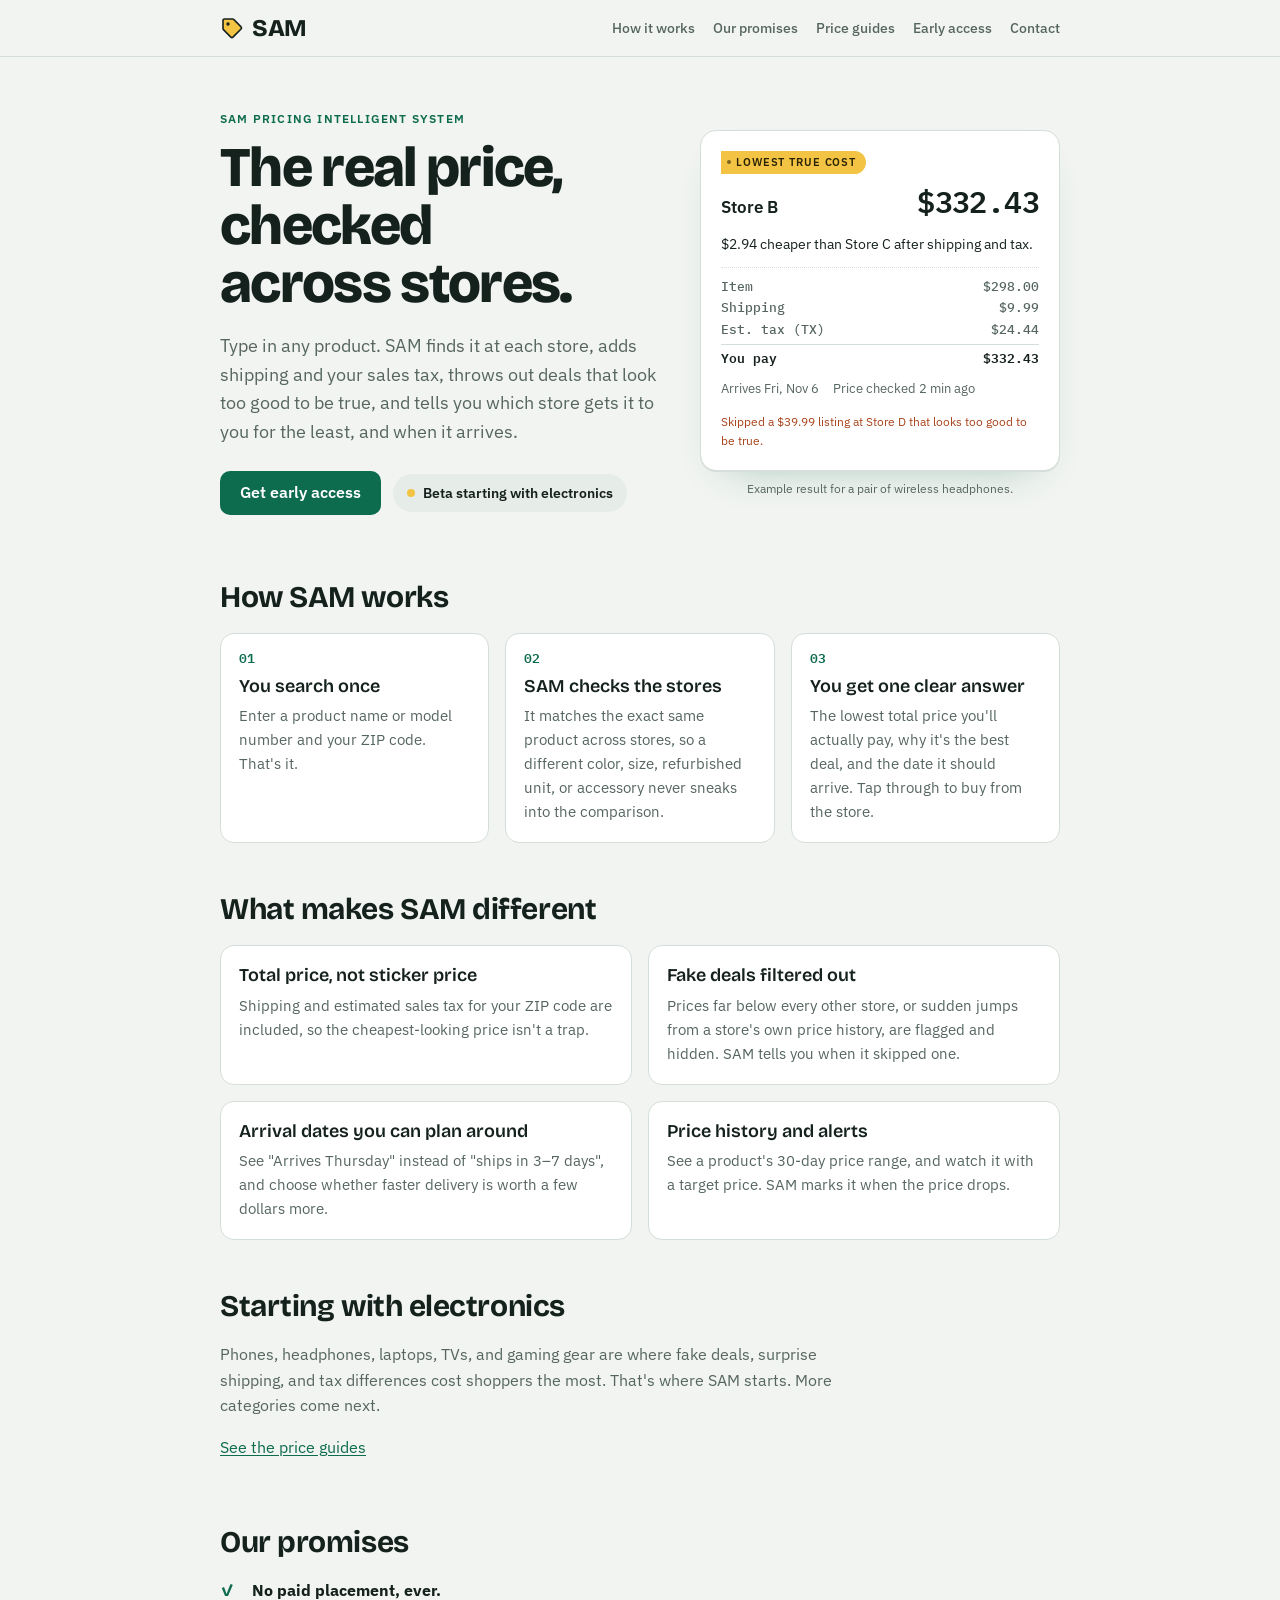
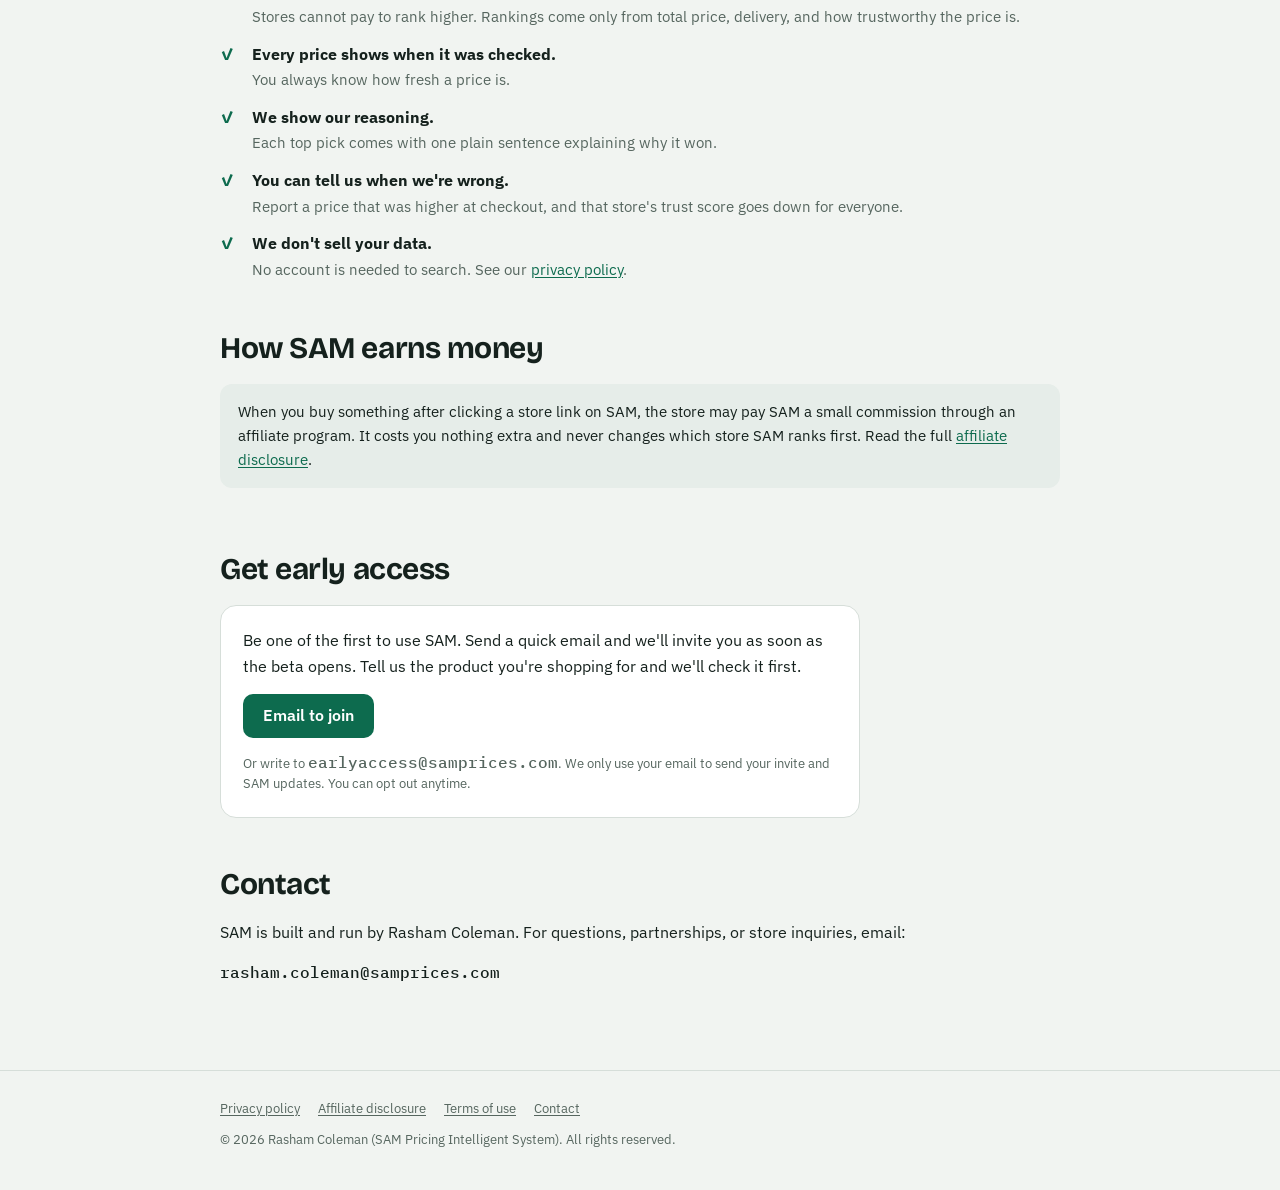
<file: index.html>
<!doctype html>
<html lang="en">
<head>
<meta charset="utf-8">
<meta name="viewport" content="width=device-width, initial-scale=1, viewport-fit=cover">
<title>SAM</title>
<meta name="claude:viewport-fit-sides" content="cover">
<meta name="description" content="SAM compares the real total price of a product across stores, including shipping and sales tax, filters out fake-looking deals, and shows when it will arrive.">
<link rel="preconnect" href="https://fonts.googleapis.com">
<link rel="stylesheet" href="https://fonts.googleapis.com/css2?family=Bricolage+Grotesque:opsz,wght@12..96,600;12..96,700;12..96,800&family=IBM+Plex+Sans:wght@400;500;600&family=IBM+Plex+Mono:wght@500;600&display=swap">
<link rel="stylesheet" href="style.css">
<!-- Privacy-friendly visitor counts (GoatCounter): no cookies, no personal data -->
<script data-goatcounter="https://samprices.goatcounter.com/count" async src="https://gc.zgo.at/count.js"></script>
</head>
<body>
<header class="site-head">
  <div class="wrap">
    <a class="logo" href="index.html" aria-label="SAM home">
      <svg width="24" height="24" viewBox="0 0 24 24" aria-hidden="true"><path d="M3 12.6V4.5A1.5 1.5 0 0 1 4.5 3h8.1a1.5 1.5 0 0 1 1.06.44l7.4 7.4a1.5 1.5 0 0 1 0 2.12l-8.1 8.1a1.5 1.5 0 0 1-2.12 0l-7.4-7.4A1.5 1.5 0 0 1 3 12.6Z" fill="var(--tag)" stroke="var(--ink)" stroke-width="1.6"/><circle cx="8" cy="8" r="1.7" fill="var(--ink)"/></svg>
      SAM
    </a>
    <nav class="nav" aria-label="Main">
      <a href="#how">How it works</a>
      <a href="#promises">Our promises</a>
      <a href="guides/index.html">Price guides</a>
      <a href="#early">Early access</a>
      <a href="#contact">Contact</a>
    </nav>
  </div>
</header>

<main class="wrap">
  <div class="hero">
    <div>
      <p class="eyebrow">SAM Pricing Intelligent System</p>
      <h1>The real price, checked across stores.</h1>
      <p class="lede">Type in any product. SAM finds it at each store, adds shipping and your sales tax, throws out deals that look too good to be true, and tells you which store gets it to you for the least, and when it arrives.</p>
      <div class="cta-row">
        <a class="btn" href="#early">Get early access</a>
        <span class="status">Beta starting with electronics</span>
      </div>
    </div>
    <div>
      <div class="receipt-card" aria-label="Example SAM result">
        <span class="tag">Lowest true cost</span>
        <div class="rc-top"><span class="rc-store">Store B</span><span class="rc-total">$332.43</span></div>
        <p class="rc-why">$2.94 cheaper than Store C after shipping and tax.</p>
        <div class="rc-lines">
          <div><span>Item</span><span>$298.00</span></div>
          <div><span>Shipping</span><span>$9.99</span></div>
          <div><span>Est. tax (TX)</span><span>$24.44</span></div>
          <div class="sum"><span>You pay</span><span>$332.43</span></div>
        </div>
        <div class="rc-meta"><span>Arrives Fri, Nov 6</span><span>Price checked 2 min ago</span></div>
        <span class="rc-skip">Skipped a $39.99 listing at Store D that looks too good to be true.</span>
      </div>
      <p class="caption">Example result for a pair of wireless headphones.</p>
    </div>
  </div>

  <section id="how">
    <h2>How SAM works</h2>
    <div class="grid3">
      <div class="item"><span class="step-n">01</span><h3>You search once</h3><p>Enter a product name or model number and your ZIP code. That's it.</p></div>
      <div class="item"><span class="step-n">02</span><h3>SAM checks the stores</h3><p>It matches the exact same product across stores, so a different color, size, refurbished unit, or accessory never sneaks into the comparison.</p></div>
      <div class="item"><span class="step-n">03</span><h3>You get one clear answer</h3><p>The lowest total price you'll actually pay, why it's the best deal, and the date it should arrive. Tap through to buy from the store.</p></div>
    </div>
  </section>

  <section>
    <h2>What makes SAM different</h2>
    <div class="grid2">
      <div class="item"><h3>Total price, not sticker price</h3><p>Shipping and estimated sales tax for your ZIP code are included, so the cheapest-looking price isn't a trap.</p></div>
      <div class="item"><h3>Fake deals filtered out</h3><p>Prices far below every other store, or sudden jumps from a store's own price history, are flagged and hidden. SAM tells you when it skipped one.</p></div>
      <div class="item"><h3>Arrival dates you can plan around</h3><p>See "Arrives Thursday" instead of "ships in 3–7 days", and choose whether faster delivery is worth a few dollars more.</p></div>
      <div class="item"><h3>Price history and alerts</h3><p>See a product's 30-day price range, and watch it with a target price. SAM marks it when the price drops.</p></div>
    </div>
  </section>

  <section id="focus">
    <h2>Starting with electronics</h2>
    <p class="section-lede">Phones, headphones, laptops, TVs, and gaming gear are where fake deals, surprise shipping, and tax differences cost shoppers the most. That's where SAM starts. More categories come next.</p>
    <p><a href="guides/index.html">See the price guides</a></p>
  </section>

  <section id="promises">
    <h2>Our promises</h2>
    <ul class="promise">
      <li><div><b>No paid placement, ever.</b><span>Stores cannot pay to rank higher. Rankings come only from total price, delivery, and how trustworthy the price is.</span></div></li>
      <li><div><b>Every price shows when it was checked.</b><span>You always know how fresh a price is.</span></div></li>
      <li><div><b>We show our reasoning.</b><span>Each top pick comes with one plain sentence explaining why it won.</span></div></li>
      <li><div><b>You can tell us when we're wrong.</b><span>Report a price that was higher at checkout, and that store's trust score goes down for everyone.</span></div></li>
      <li><div><b>We don't sell your data.</b><span>No account is needed to search. See our <a href="privacy.html">privacy policy</a>.</span></div></li>
    </ul>
  </section>

  <section>
    <h2>How SAM earns money</h2>
    <p class="note">When you buy something after clicking a store link on SAM, the store may pay SAM a small commission through an affiliate program. It costs you nothing extra and never changes which store SAM ranks first. Read the full <a href="disclosure.html">affiliate disclosure</a>.</p>
  </section>

  <section id="early">
    <h2>Get early access</h2>
    <div class="early">
      <p>Be one of the first to use SAM. Send a quick email and we'll invite you as soon as the beta opens. Tell us the product you're shopping for and we'll check it first.</p>
      <a class="btn" href="mailto:earlyaccess@samprices.com?subject=SAM%20early%20access&amp;body=Hi%20SAM%2C%20please%20add%20me%20to%20early%20access.%20I%27m%20shopping%20for%3A%20">Email to join</a>
      <p class="fine">Or write to <span class="contact">earlyaccess@samprices.com</span>. We only use your email to send your invite and SAM updates. You can opt out anytime.</p>
    </div>
  </section>

  <section id="contact">
    <h2>Contact</h2>
    <p>SAM is built and run by Rasham Coleman. For questions, partnerships, or store inquiries, email:</p>
    <p class="contact">rasham.coleman@samprices.com</p>
  </section>
</main>

<footer class="site-foot">
  <div class="wrap">
    <nav aria-label="Legal">
      <a href="privacy.html">Privacy policy</a>
      <a href="disclosure.html">Affiliate disclosure</a>
      <a href="terms.html">Terms of use</a>
      <a href="#contact">Contact</a>
    </nav>
    <span>© 2026 Rasham Coleman (SAM Pricing Intelligent System). All rights reserved.</span>
  </div>
</footer>
</body>
</html>
</file>
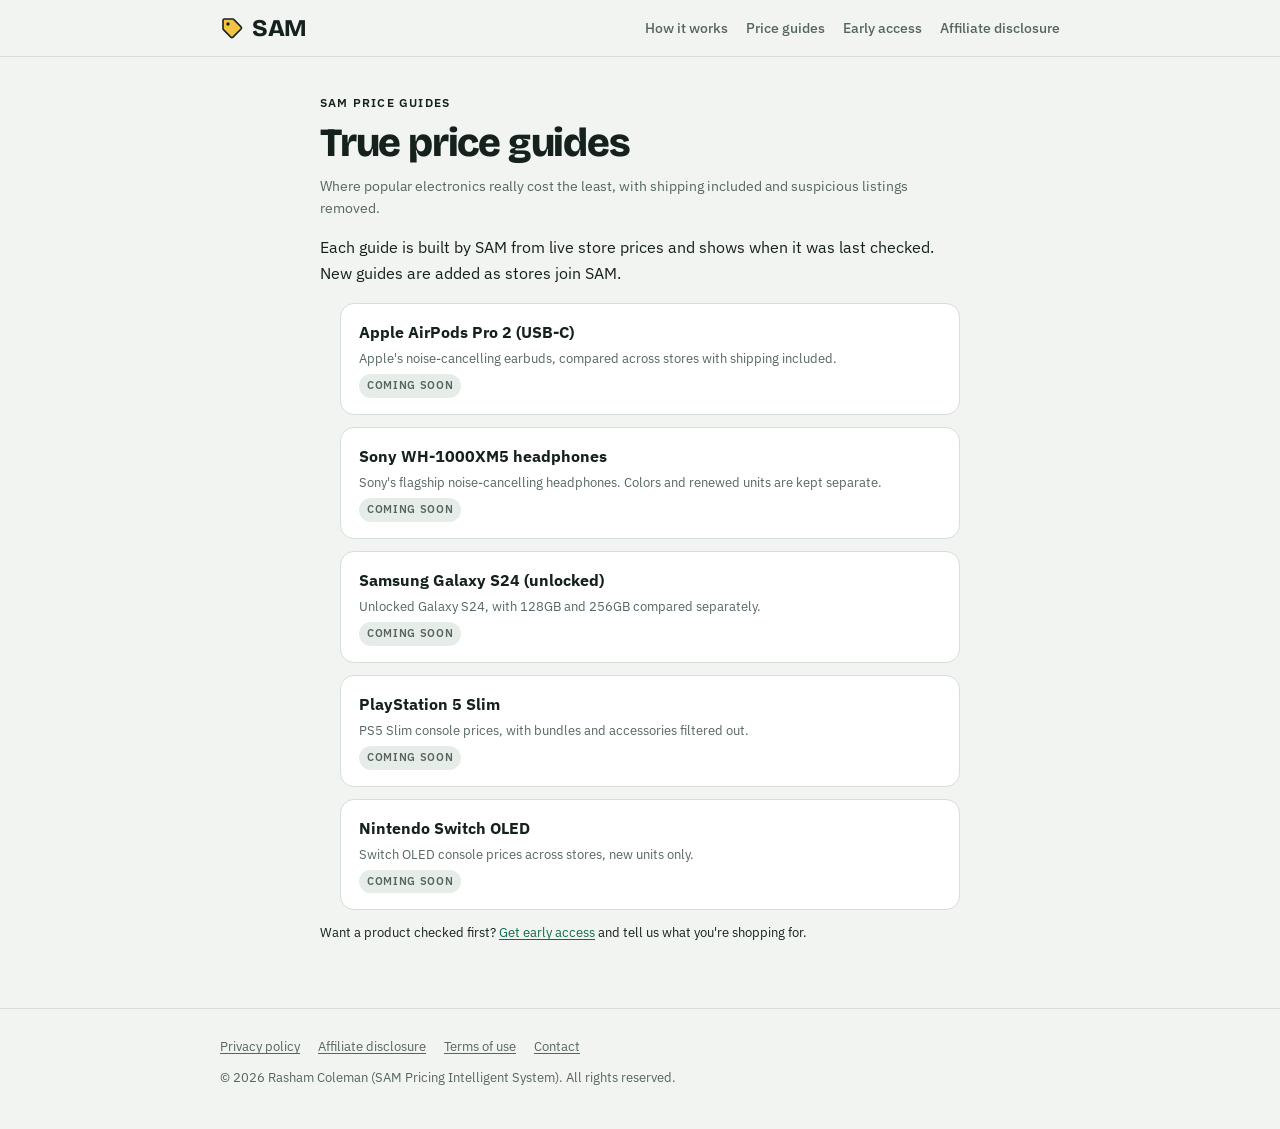
<file: guides/index.html>
<!doctype html>
<html lang="en">
<head>
<meta charset="utf-8">
<meta name="viewport" content="width=device-width, initial-scale=1, viewport-fit=cover">
<title>SAM Price Guides</title>
<meta name="description" content="True-price guides for popular electronics from SAM.">
<link rel="preconnect" href="https://fonts.googleapis.com">
<link rel="stylesheet" href="https://fonts.googleapis.com/css2?family=Bricolage+Grotesque:opsz,wght@12..96,600;12..96,700;12..96,800&family=IBM+Plex+Sans:wght@400;500;600&family=IBM+Plex+Mono:wght@500;600&display=swap">
<link rel="stylesheet" href="../style.css">
<!-- Privacy-friendly visitor counts (GoatCounter): no cookies, no personal data -->
<script data-goatcounter="https://samprices.goatcounter.com/count" async src="https://gc.zgo.at/count.js"></script>
</head>
<body>
<header class="site-head">
  <div class="wrap">
    <a class="logo" href="../index.html" aria-label="SAM home"><svg width="24" height="24" viewBox="0 0 24 24" aria-hidden="true"><path d="M3 12.6V4.5A1.5 1.5 0 0 1 4.5 3h8.1a1.5 1.5 0 0 1 1.06.44l7.4 7.4a1.5 1.5 0 0 1 0 2.12l-8.1 8.1a1.5 1.5 0 0 1-2.12 0l-7.4-7.4A1.5 1.5 0 0 1 3 12.6Z" fill="var(--tag)" stroke="var(--ink)" stroke-width="1.6"/><circle cx="8" cy="8" r="1.7" fill="var(--ink)"/></svg> SAM</a>
    <nav class="nav" aria-label="Main">
      <a href="../index.html#how">How it works</a>
      <a href="../guides/index.html">Price guides</a>
      <a href="../index.html#early">Early access</a>
      <a href="../disclosure.html">Affiliate disclosure</a>
    </nav>
  </div>
</header>
<main class="wrap doc">
  <p class="eyebrow">SAM price guides</p>
  <h1>True price guides</h1>
  <p class="updated">Where popular electronics really cost the least, with shipping included and suspicious listings removed.</p>
  <p>Each guide is built by SAM from live store prices and shows when it was last checked. New guides are added as stores join SAM.</p>
  <ul class="guide-list"><li><div><b>Apple AirPods Pro 2 (USB-C)</b><span class="g-meta">Apple&#x27;s noise-cancelling earbuds, compared across stores with shipping included.</span><span class="pill-soon">Coming soon</span></div></li><li><div><b>Sony WH-1000XM5 headphones</b><span class="g-meta">Sony&#x27;s flagship noise-cancelling headphones. Colors and renewed units are kept separate.</span><span class="pill-soon">Coming soon</span></div></li><li><div><b>Samsung Galaxy S24 (unlocked)</b><span class="g-meta">Unlocked Galaxy S24, with 128GB and 256GB compared separately.</span><span class="pill-soon">Coming soon</span></div></li><li><div><b>PlayStation 5 Slim</b><span class="g-meta">PS5 Slim console prices, with bundles and accessories filtered out.</span><span class="pill-soon">Coming soon</span></div></li><li><div><b>Nintendo Switch OLED</b><span class="g-meta">Switch OLED console prices across stores, new units only.</span><span class="pill-soon">Coming soon</span></div></li></ul>
  <p class="fine">Want a product checked first? <a href="../index.html#early">Get early access</a> and tell us what you're shopping for.</p>
</main>
<footer class="site-foot">
  <div class="wrap">
    <nav aria-label="Legal">
      <a href="../privacy.html">Privacy policy</a>
      <a href="../disclosure.html">Affiliate disclosure</a>
      <a href="../terms.html">Terms of use</a>
      <a href="../index.html#contact">Contact</a>
    </nav>
    <span>© 2026 Rasham Coleman (SAM Pricing Intelligent System). All rights reserved.</span>
  </div>
</footer>
</body>
</html>
</file>
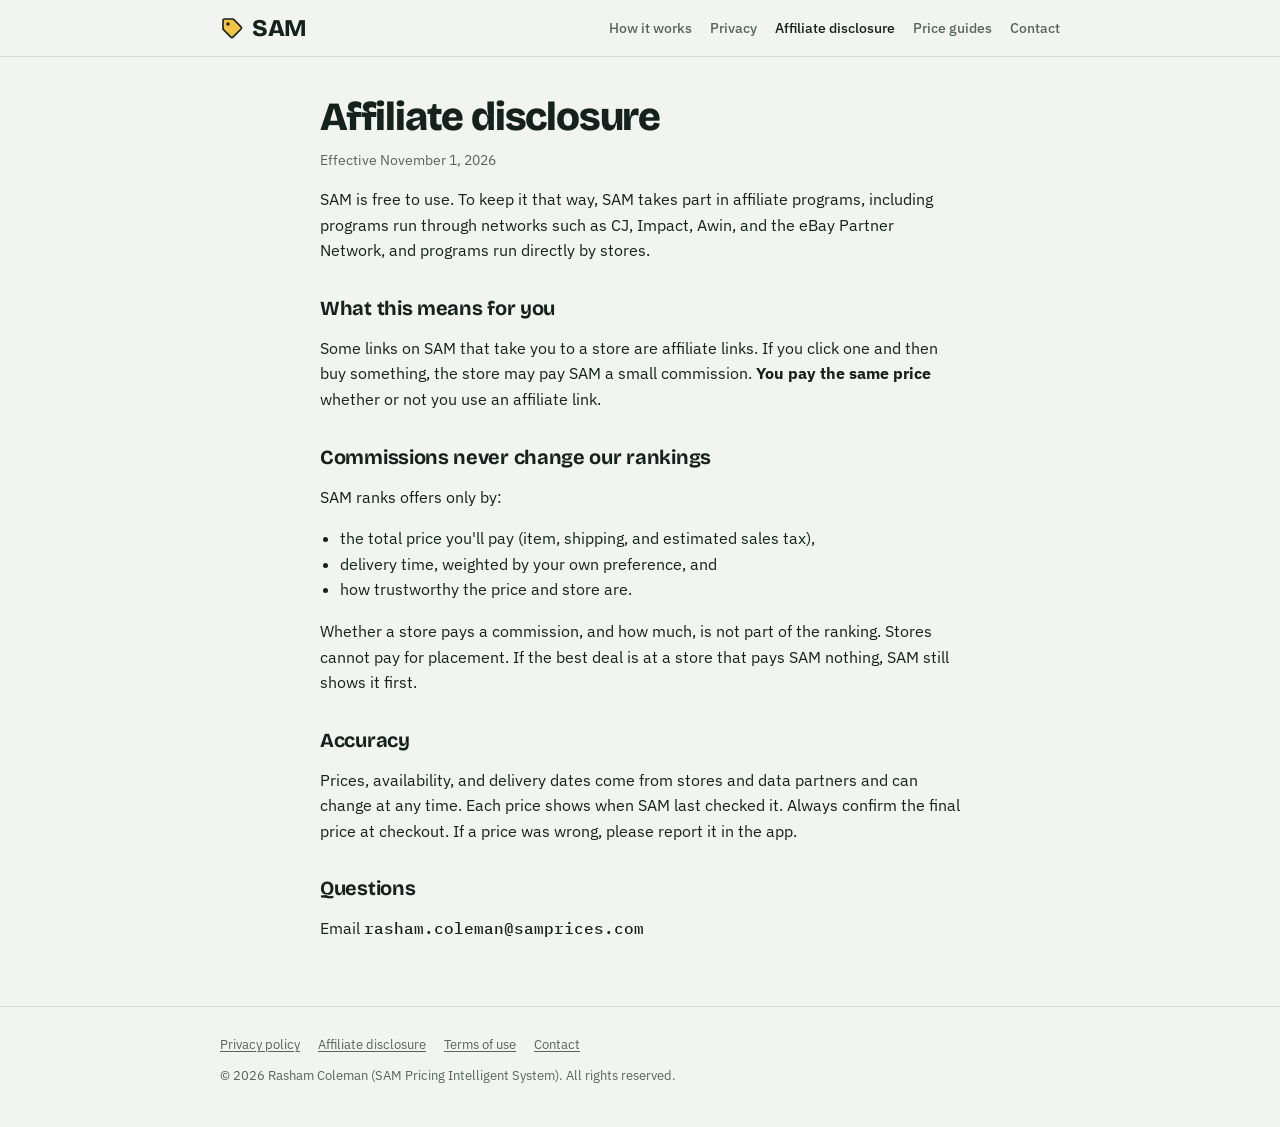
<file: disclosure.html>
<!doctype html>
<html lang="en">
<head>
<meta charset="utf-8">
<meta name="viewport" content="width=device-width, initial-scale=1, viewport-fit=cover">
<title>SAM Affiliate Disclosure</title>
<meta name="description" content="How SAM earns money from store links, and why it never affects rankings.">
<link rel="preconnect" href="https://fonts.googleapis.com">
<link rel="stylesheet" href="https://fonts.googleapis.com/css2?family=Bricolage+Grotesque:opsz,wght@12..96,600;12..96,700;12..96,800&family=IBM+Plex+Sans:wght@400;500;600&family=IBM+Plex+Mono:wght@500;600&display=swap">
<link rel="stylesheet" href="style.css">
<!-- Privacy-friendly visitor counts (GoatCounter): no cookies, no personal data -->
<script data-goatcounter="https://samprices.goatcounter.com/count" async src="https://gc.zgo.at/count.js"></script>
</head>
<body>
<header class="site-head">
  <div class="wrap">
    <a class="logo" href="index.html" aria-label="SAM home">
      <svg width="24" height="24" viewBox="0 0 24 24" aria-hidden="true"><path d="M3 12.6V4.5A1.5 1.5 0 0 1 4.5 3h8.1a1.5 1.5 0 0 1 1.06.44l7.4 7.4a1.5 1.5 0 0 1 0 2.12l-8.1 8.1a1.5 1.5 0 0 1-2.12 0l-7.4-7.4A1.5 1.5 0 0 1 3 12.6Z" fill="var(--tag)" stroke="var(--ink)" stroke-width="1.6"/><circle cx="8" cy="8" r="1.7" fill="var(--ink)"/></svg>
      SAM
    </a>
    <nav class="nav" aria-label="Main">
      <a href="index.html#how">How it works</a>
      <a href="privacy.html">Privacy</a>
      <a href="disclosure.html" aria-current="page">Affiliate disclosure</a>
      <a href="guides/index.html">Price guides</a>
      <a href="index.html#contact">Contact</a>
    </nav>
  </div>
</header>

<main class="wrap doc">
  <h1>Affiliate disclosure</h1>
  <p class="updated">Effective November 1, 2026</p>

  <p>SAM is free to use. To keep it that way, SAM takes part in affiliate programs, including programs run through networks such as CJ, Impact, Awin, and the eBay Partner Network, and programs run directly by stores.</p>

  <h2>What this means for you</h2>
  <p>Some links on SAM that take you to a store are affiliate links. If you click one and then buy something, the store may pay SAM a small commission. <b>You pay the same price</b> whether or not you use an affiliate link.</p>

  <h2>Commissions never change our rankings</h2>
  <p>SAM ranks offers only by:</p>
  <ul>
    <li>the total price you'll pay (item, shipping, and estimated sales tax),</li>
    <li>delivery time, weighted by your own preference, and</li>
    <li>how trustworthy the price and store are.</li>
  </ul>
  <p>Whether a store pays a commission, and how much, is not part of the ranking. Stores cannot pay for placement. If the best deal is at a store that pays SAM nothing, SAM still shows it first.</p>

  <h2>Accuracy</h2>
  <p>Prices, availability, and delivery dates come from stores and data partners and can change at any time. Each price shows when SAM last checked it. Always confirm the final price at checkout. If a price was wrong, please report it in the app.</p>

  <h2>Questions</h2>
  <p>Email <span class="contact">rasham.coleman@samprices.com</span></p>
</main>

<footer class="site-foot">
  <div class="wrap">
    <nav aria-label="Legal">
      <a href="privacy.html">Privacy policy</a>
      <a href="disclosure.html">Affiliate disclosure</a>
      <a href="terms.html">Terms of use</a>
      <a href="index.html#contact">Contact</a>
    </nav>
    <span>© 2026 Rasham Coleman (SAM Pricing Intelligent System). All rights reserved.</span>
  </div>
</footer>
</body>
</html>
</file>
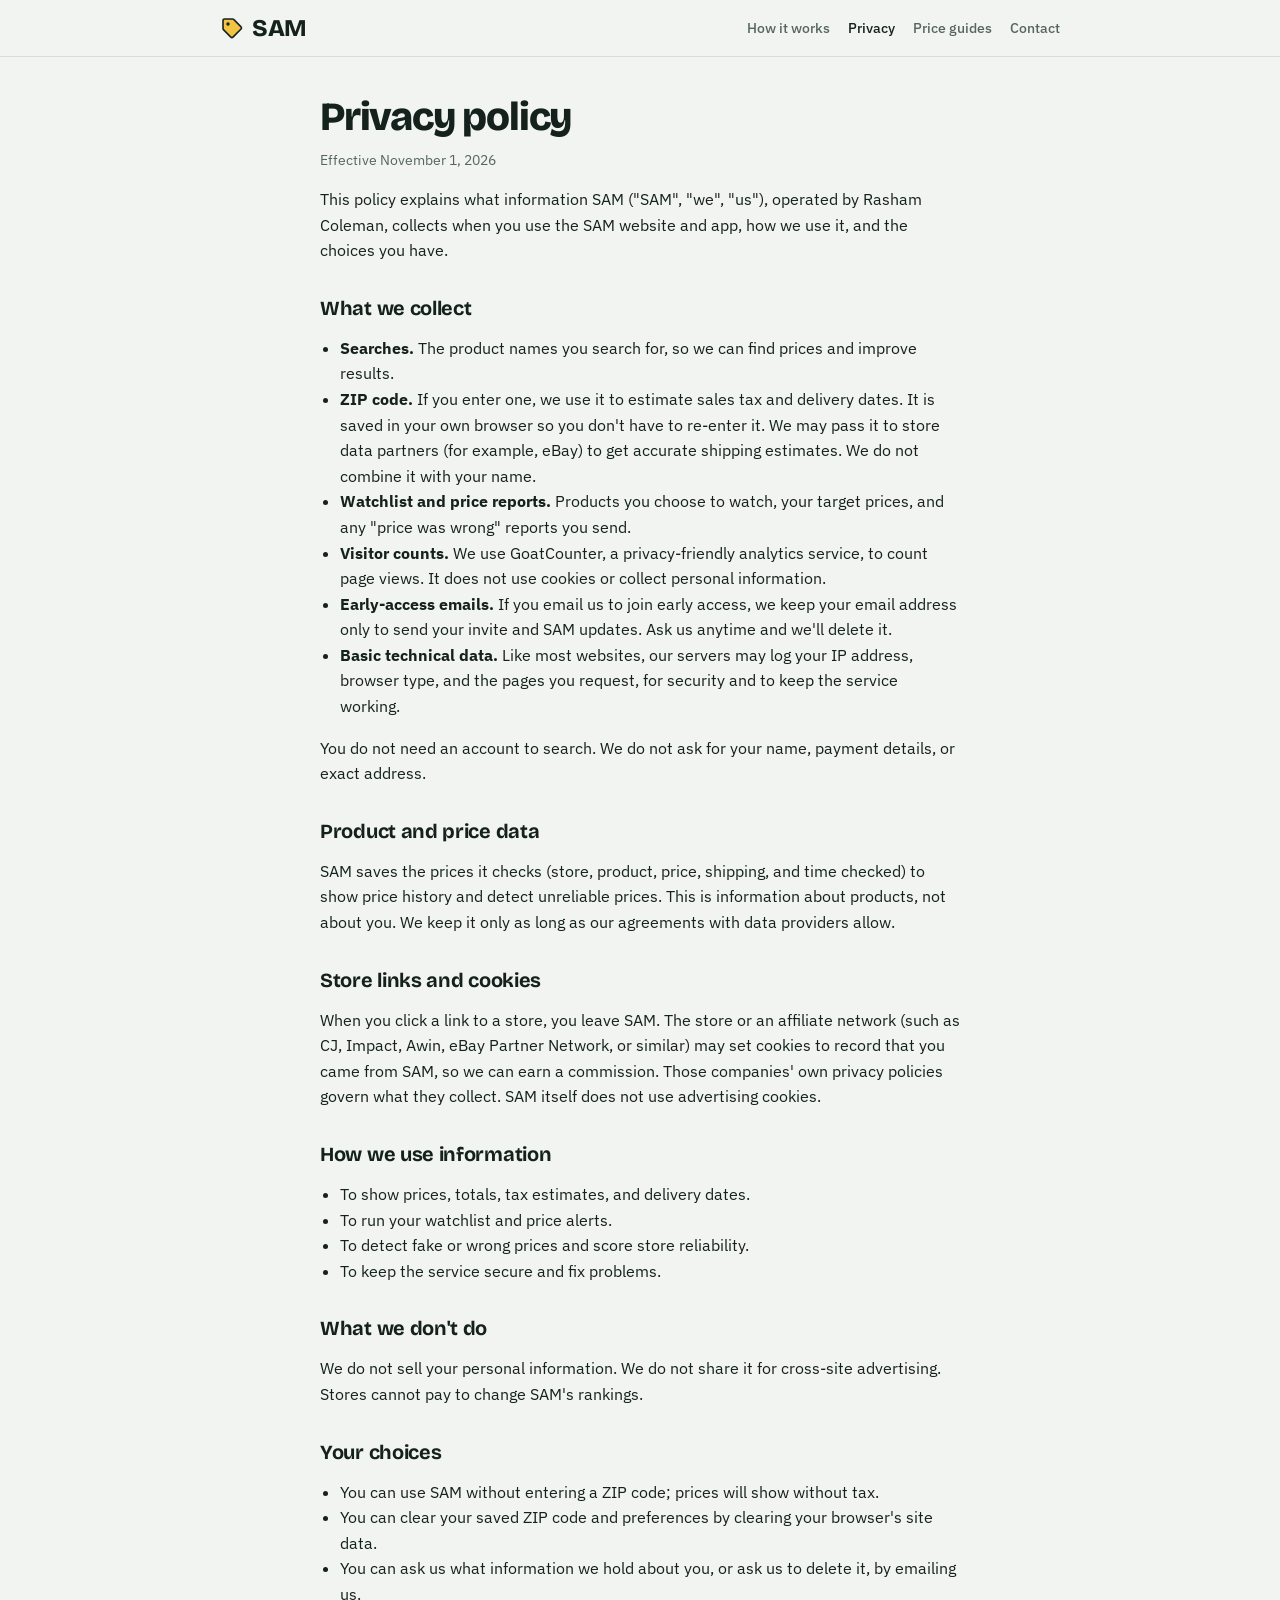
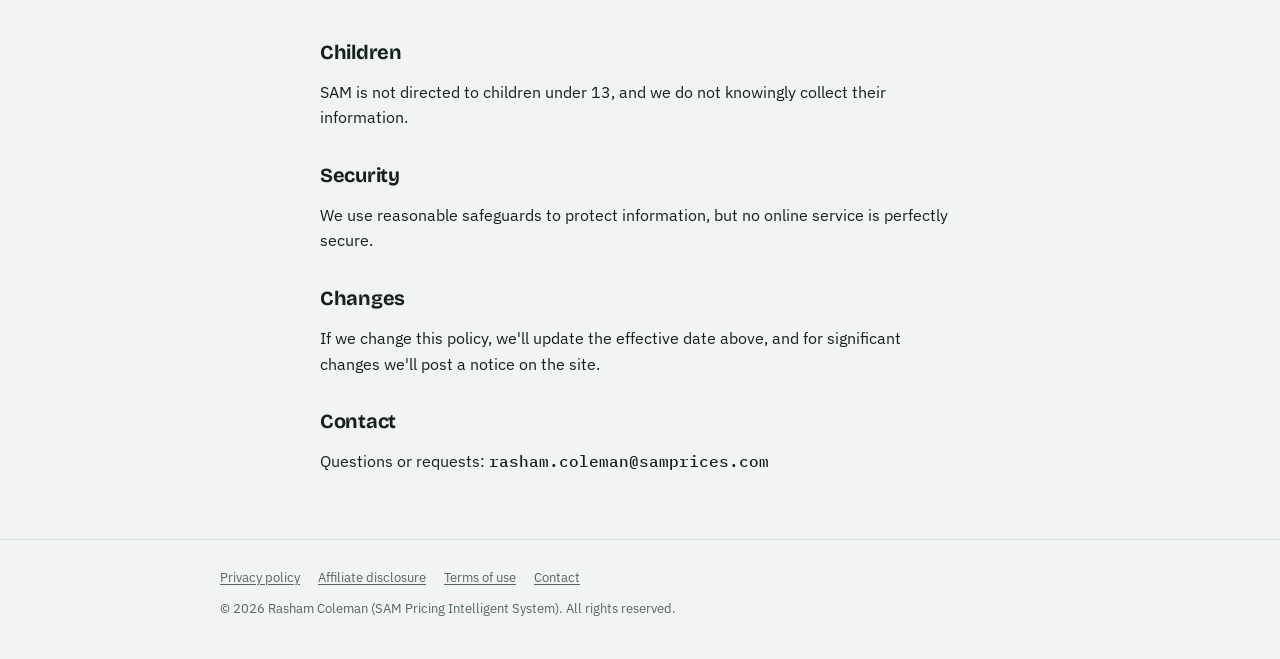
<file: privacy.html>
<!doctype html>
<html lang="en">
<head>
<meta charset="utf-8">
<meta name="viewport" content="width=device-width, initial-scale=1, viewport-fit=cover">
<title>SAM Privacy Policy</title>
<meta name="description" content="How SAM collects, uses, and protects information.">
<link rel="preconnect" href="https://fonts.googleapis.com">
<link rel="stylesheet" href="https://fonts.googleapis.com/css2?family=Bricolage+Grotesque:opsz,wght@12..96,600;12..96,700;12..96,800&family=IBM+Plex+Sans:wght@400;500;600&family=IBM+Plex+Mono:wght@500;600&display=swap">
<link rel="stylesheet" href="style.css">
<!-- Privacy-friendly visitor counts (GoatCounter): no cookies, no personal data -->
<script data-goatcounter="https://samprices.goatcounter.com/count" async src="https://gc.zgo.at/count.js"></script>
</head>
<body>
<header class="site-head">
  <div class="wrap">
    <a class="logo" href="index.html" aria-label="SAM home">
      <svg width="24" height="24" viewBox="0 0 24 24" aria-hidden="true"><path d="M3 12.6V4.5A1.5 1.5 0 0 1 4.5 3h8.1a1.5 1.5 0 0 1 1.06.44l7.4 7.4a1.5 1.5 0 0 1 0 2.12l-8.1 8.1a1.5 1.5 0 0 1-2.12 0l-7.4-7.4A1.5 1.5 0 0 1 3 12.6Z" fill="var(--tag)" stroke="var(--ink)" stroke-width="1.6"/><circle cx="8" cy="8" r="1.7" fill="var(--ink)"/></svg>
      SAM
    </a>
    <nav class="nav" aria-label="Main">
      <a href="index.html#how">How it works</a>
      <a href="privacy.html" aria-current="page">Privacy</a>
      <a href="guides/index.html">Price guides</a>
      <a href="index.html#contact">Contact</a>
    </nav>
  </div>
</header>

<main class="wrap doc">
  <h1>Privacy policy</h1>
  <p class="updated">Effective November 1, 2026</p>

  <p>This policy explains what information SAM ("SAM", "we", "us"), operated by Rasham Coleman, collects when you use the SAM website and app, how we use it, and the choices you have.</p>

  <h2>What we collect</h2>
  <ul>
    <li><b>Searches.</b> The product names you search for, so we can find prices and improve results.</li>
    <li><b>ZIP code.</b> If you enter one, we use it to estimate sales tax and delivery dates. It is saved in your own browser so you don't have to re-enter it. We may pass it to store data partners (for example, eBay) to get accurate shipping estimates. We do not combine it with your name.</li>
    <li><b>Watchlist and price reports.</b> Products you choose to watch, your target prices, and any "price was wrong" reports you send.</li>
    <li><b>Visitor counts.</b> We use GoatCounter, a privacy-friendly analytics service, to count page views. It does not use cookies or collect personal information.</li>
    <li><b>Early-access emails.</b> If you email us to join early access, we keep your email address only to send your invite and SAM updates. Ask us anytime and we'll delete it.</li>
    <li><b>Basic technical data.</b> Like most websites, our servers may log your IP address, browser type, and the pages you request, for security and to keep the service working.</li>
  </ul>
  <p>You do not need an account to search. We do not ask for your name, payment details, or exact address.</p>

  <h2>Product and price data</h2>
  <p>SAM saves the prices it checks (store, product, price, shipping, and time checked) to show price history and detect unreliable prices. This is information about products, not about you. We keep it only as long as our agreements with data providers allow.</p>

  <h2>Store links and cookies</h2>
  <p>When you click a link to a store, you leave SAM. The store or an affiliate network (such as CJ, Impact, Awin, eBay Partner Network, or similar) may set cookies to record that you came from SAM, so we can earn a commission. Those companies' own privacy policies govern what they collect. SAM itself does not use advertising cookies.</p>

  <h2>How we use information</h2>
  <ul>
    <li>To show prices, totals, tax estimates, and delivery dates.</li>
    <li>To run your watchlist and price alerts.</li>
    <li>To detect fake or wrong prices and score store reliability.</li>
    <li>To keep the service secure and fix problems.</li>
  </ul>

  <h2>What we don't do</h2>
  <p>We do not sell your personal information. We do not share it for cross-site advertising. Stores cannot pay to change SAM's rankings.</p>

  <h2>Your choices</h2>
  <ul>
    <li>You can use SAM without entering a ZIP code; prices will show without tax.</li>
    <li>You can clear your saved ZIP code and preferences by clearing your browser's site data.</li>
    <li>You can ask us what information we hold about you, or ask us to delete it, by emailing us.</li>
  </ul>

  <h2>Children</h2>
  <p>SAM is not directed to children under 13, and we do not knowingly collect their information.</p>

  <h2>Security</h2>
  <p>We use reasonable safeguards to protect information, but no online service is perfectly secure.</p>

  <h2>Changes</h2>
  <p>If we change this policy, we'll update the effective date above, and for significant changes we'll post a notice on the site.</p>

  <h2>Contact</h2>
  <p>Questions or requests: <span class="contact">rasham.coleman@samprices.com</span></p>
</main>

<footer class="site-foot">
  <div class="wrap">
    <nav aria-label="Legal">
      <a href="privacy.html">Privacy policy</a>
      <a href="disclosure.html">Affiliate disclosure</a>
      <a href="terms.html">Terms of use</a>
      <a href="index.html#contact">Contact</a>
    </nav>
    <span>© 2026 Rasham Coleman (SAM Pricing Intelligent System). All rights reserved.</span>
  </div>
</footer>
</body>
</html>
</file>
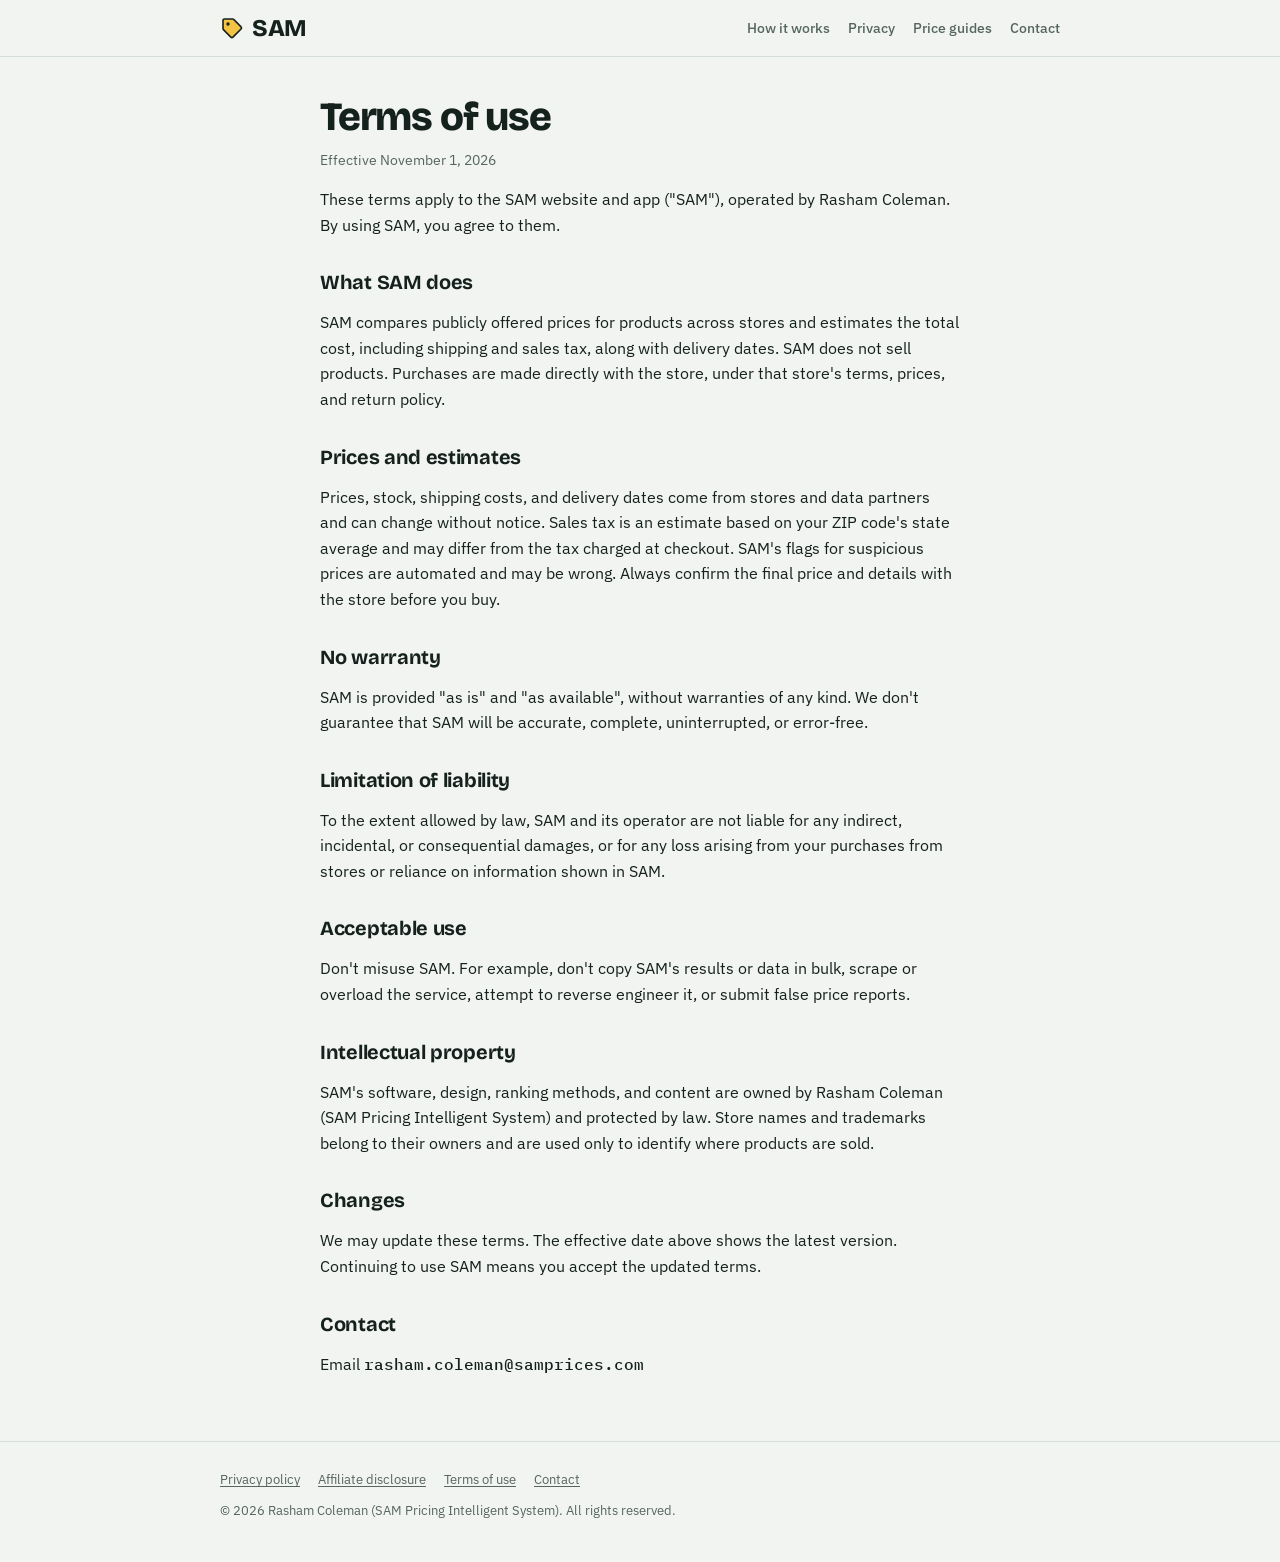
<file: terms.html>
<!doctype html>
<html lang="en">
<head>
<meta charset="utf-8">
<meta name="viewport" content="width=device-width, initial-scale=1, viewport-fit=cover">
<title>SAM Terms of Use</title>
<meta name="description" content="Terms for using the SAM website and app.">
<link rel="preconnect" href="https://fonts.googleapis.com">
<link rel="stylesheet" href="https://fonts.googleapis.com/css2?family=Bricolage+Grotesque:opsz,wght@12..96,600;12..96,700;12..96,800&family=IBM+Plex+Sans:wght@400;500;600&family=IBM+Plex+Mono:wght@500;600&display=swap">
<link rel="stylesheet" href="style.css">
<!-- Privacy-friendly visitor counts (GoatCounter): no cookies, no personal data -->
<script data-goatcounter="https://samprices.goatcounter.com/count" async src="https://gc.zgo.at/count.js"></script>
</head>
<body>
<header class="site-head">
  <div class="wrap">
    <a class="logo" href="index.html" aria-label="SAM home">
      <svg width="24" height="24" viewBox="0 0 24 24" aria-hidden="true"><path d="M3 12.6V4.5A1.5 1.5 0 0 1 4.5 3h8.1a1.5 1.5 0 0 1 1.06.44l7.4 7.4a1.5 1.5 0 0 1 0 2.12l-8.1 8.1a1.5 1.5 0 0 1-2.12 0l-7.4-7.4A1.5 1.5 0 0 1 3 12.6Z" fill="var(--tag)" stroke="var(--ink)" stroke-width="1.6"/><circle cx="8" cy="8" r="1.7" fill="var(--ink)"/></svg>
      SAM
    </a>
    <nav class="nav" aria-label="Main">
      <a href="index.html#how">How it works</a>
      <a href="privacy.html">Privacy</a>
      <a href="guides/index.html">Price guides</a>
      <a href="index.html#contact">Contact</a>
    </nav>
  </div>
</header>

<main class="wrap doc">
  <h1>Terms of use</h1>
  <p class="updated">Effective November 1, 2026</p>

  <p>These terms apply to the SAM website and app ("SAM"), operated by Rasham Coleman. By using SAM, you agree to them.</p>

  <h2>What SAM does</h2>
  <p>SAM compares publicly offered prices for products across stores and estimates the total cost, including shipping and sales tax, along with delivery dates. SAM does not sell products. Purchases are made directly with the store, under that store's terms, prices, and return policy.</p>

  <h2>Prices and estimates</h2>
  <p>Prices, stock, shipping costs, and delivery dates come from stores and data partners and can change without notice. Sales tax is an estimate based on your ZIP code's state average and may differ from the tax charged at checkout. SAM's flags for suspicious prices are automated and may be wrong. Always confirm the final price and details with the store before you buy.</p>

  <h2>No warranty</h2>
  <p>SAM is provided "as is" and "as available", without warranties of any kind. We don't guarantee that SAM will be accurate, complete, uninterrupted, or error-free.</p>

  <h2>Limitation of liability</h2>
  <p>To the extent allowed by law, SAM and its operator are not liable for any indirect, incidental, or consequential damages, or for any loss arising from your purchases from stores or reliance on information shown in SAM.</p>

  <h2>Acceptable use</h2>
  <p>Don't misuse SAM. For example, don't copy SAM's results or data in bulk, scrape or overload the service, attempt to reverse engineer it, or submit false price reports.</p>

  <h2>Intellectual property</h2>
  <p>SAM's software, design, ranking methods, and content are owned by Rasham Coleman (SAM Pricing Intelligent System) and protected by law. Store names and trademarks belong to their owners and are used only to identify where products are sold.</p>

  <h2>Changes</h2>
  <p>We may update these terms. The effective date above shows the latest version. Continuing to use SAM means you accept the updated terms.</p>

  <h2>Contact</h2>
  <p>Email <span class="contact">rasham.coleman@samprices.com</span></p>
</main>

<footer class="site-foot">
  <div class="wrap">
    <nav aria-label="Legal">
      <a href="privacy.html">Privacy policy</a>
      <a href="disclosure.html">Affiliate disclosure</a>
      <a href="terms.html" aria-current="page">Terms of use</a>
      <a href="index.html#contact">Contact</a>
    </nav>
    <span>© 2026 Rasham Coleman (SAM Pricing Intelligent System). All rights reserved.</span>
  </div>
</footer>
</body>
</html>
</file>
<file: style.css>
/* SAM website. Layout: a single reading column with a receipt-style hero card; shared by all pages. */
:root {
  --paper: #F1F4F1;
  --card: #FFFFFF;
  --ink: #15211D;
  --muted: #56665F;
  --line: #D6DED9;
  --accent: #0D6B4E;
  --accent-ink: #FFFFFF;
  --tag: #F3C443;
  --tag-ink: #2A2306;
  --warn: #A9441C;
  --chip: #E6EDE9;
  --f-display: "Bricolage Grotesque", "Avenir Next", "Segoe UI", system-ui, sans-serif;
  --f-body: "IBM Plex Sans", "Segoe UI", system-ui, -apple-system, sans-serif;
  --f-num: "IBM Plex Mono", ui-monospace, "SF Mono", Menlo, monospace;
}
@media (prefers-color-scheme: dark) {
  :root:not([data-theme="light"]) {
    --paper: #0E1412; --card: #161F1C; --ink: #E5EDE9; --muted: #95A59F; --line: #26332E;
    --accent: #4CC497; --accent-ink: #06231A; --tag: #E7B92F; --tag-ink: #241C02;
    --warn: #F0905F; --chip: #1F2A26; color-scheme: dark;
  }
}
:root[data-theme="dark"] {
  --paper: #0E1412; --card: #161F1C; --ink: #E5EDE9; --muted: #95A59F; --line: #26332E;
  --accent: #4CC497; --accent-ink: #06231A; --tag: #E7B92F; --tag-ink: #241C02;
  --warn: #F0905F; --chip: #1F2A26; color-scheme: dark;
}

* { box-sizing: border-box; }
[hidden] { display: none !important; }
html { -webkit-text-size-adjust: 100%; }
html, body { background: var(--paper); }
body { margin: 0; color: var(--ink); font: 16px/1.6 var(--f-body); }
a { color: var(--accent); text-underline-offset: 2px; }
:focus-visible { outline: 2px solid var(--accent); outline-offset: 2px; }
img { max-width: 100%; }

.wrap { max-width: 880px; margin: 0 auto; padding-left: max(20px, env(safe-area-inset-left, 0px)); padding-right: max(20px, env(safe-area-inset-right, 0px)); }

/* Header / footer */
.site-head { border-bottom: 1px solid var(--line); }
.site-head .wrap { padding-block: 16px; display: flex; flex-wrap: wrap; align-items: center; justify-content: space-between; gap: 10px 20px; }
.logo { font: 800 24px/1 var(--f-display); letter-spacing: -0.02em; color: var(--ink); text-decoration: none; display: inline-flex; align-items: center; gap: 8px; }
.nav { display: flex; flex-wrap: wrap; gap: 4px 18px; font-size: 14px; }
.nav a { color: var(--muted); text-decoration: none; font-weight: 500; }
.nav a:hover, .nav a[aria-current="page"] { color: var(--ink); }

.site-foot { border-top: 1px solid var(--line); margin-top: 64px; }
.site-foot .wrap { padding-block: 28px 40px; display: grid; gap: 10px; font-size: 13px; color: var(--muted); }
.site-foot nav { display: flex; flex-wrap: wrap; gap: 6px 18px; }
.site-foot a { color: var(--muted); }

/* Home */
.hero { padding-block: 56px 24px; display: grid; grid-template-columns: minmax(0, 1.1fr) minmax(0, 0.9fr); gap: 40px; align-items: center; }
.eyebrow { font: 600 12px/1 var(--f-body); letter-spacing: 0.1em; text-transform: uppercase; color: var(--accent); margin: 0 0 14px; }
h1 { font: 800 clamp(36px, 6vw, 56px)/1.04 var(--f-display); letter-spacing: -0.03em; margin: 0 0 18px; text-wrap: balance; }
.lede { font-size: 18px; color: var(--muted); margin: 0 0 24px; max-width: 34em; }
.status { display: inline-flex; align-items: center; gap: 8px; font-size: 14px; font-weight: 600; padding: 8px 14px; border-radius: 999px; background: var(--chip); }
.status::before { content: ""; width: 8px; height: 8px; border-radius: 50%; background: var(--tag); }

/* Receipt card in the hero */
.receipt-card { background: var(--card); border: 1px solid var(--line); border-radius: 16px; padding: 20px; display: grid; gap: 12px; box-shadow: 0 1px 0 var(--line), 0 18px 40px -28px rgba(13, 107, 78, .45); }
.tag { justify-self: start; font: 600 11px/1 var(--f-body); letter-spacing: 0.08em; text-transform: uppercase; background: var(--tag); color: var(--tag-ink); padding: 6px 10px 6px 15px; border-radius: 4px 999px 999px 4px; position: relative; }
.tag::before { content: ""; position: absolute; left: 6px; top: 50%; width: 4px; height: 4px; margin-top: -2px; border-radius: 50%; background: var(--tag-ink); opacity: .6; }
.rc-top { display: flex; justify-content: space-between; align-items: baseline; gap: 12px; }
.rc-store { font-weight: 600; font-size: 17px; }
.rc-total { font: 600 30px/1 var(--f-num); letter-spacing: -0.02em; font-variant-numeric: tabular-nums; }
.rc-why { font-size: 14px; margin: 0; }
.rc-lines { border-top: 1px dotted var(--line); padding-top: 10px; display: grid; gap: 3px; font: 500 13px/1.4 var(--f-num); color: var(--muted); font-variant-numeric: tabular-nums; }
.rc-lines div { display: flex; justify-content: space-between; gap: 12px; }
.rc-lines .sum { color: var(--ink); font-weight: 600; border-top: 1px solid var(--line); padding-top: 4px; margin-top: 2px; }
.rc-meta { display: flex; flex-wrap: wrap; gap: 4px 14px; font-size: 13px; color: var(--muted); }
.rc-skip { font-size: 12px; color: var(--warn); }
.caption { font-size: 12px; color: var(--muted); margin: 8px 0 0; text-align: center; }

/* Buttons & early access */
.btn { display: inline-flex; align-items: center; justify-content: center; min-height: 44px; padding: 0 20px; border-radius: 10px; background: var(--accent); color: var(--accent-ink); font-weight: 600; text-decoration: none; }
.btn:hover { filter: brightness(1.08); }
.cta-row { display: flex; flex-wrap: wrap; gap: 12px; align-items: center; }
.early { display: grid; gap: 14px; justify-items: start; padding: 22px; border-radius: 16px; background: var(--card); border: 1px solid var(--line); max-width: 640px; }
.early p { margin: 0; }
.fine { font-size: 13px; color: var(--muted); }
.section-lede { color: var(--muted); max-width: 40em; }

/* Guides */
.guide-list { list-style: none; margin: 0; padding: 0; display: grid; gap: 12px; }
.guide-list li a, .guide-list li > div { display: grid; gap: 4px; padding: 16px 18px; border-radius: 14px; background: var(--card); border: 1px solid var(--line); color: var(--ink); text-decoration: none; }
.guide-list li a:hover { border-color: var(--accent); }
.guide-list .g-meta { font-size: 13px; color: var(--muted); }
.pill-soon { justify-self: start; font-size: 11px; font-weight: 600; letter-spacing: .06em; text-transform: uppercase; padding: 3px 8px; border-radius: 999px; background: var(--chip); color: var(--muted); }
.offer-table { width: 100%; border-collapse: collapse; font-size: 15px; }
.offer-table th, .offer-table td { text-align: left; padding: 10px 8px; border-bottom: 1px solid var(--line); vertical-align: top; }
.offer-table th { font-size: 12px; letter-spacing: .06em; text-transform: uppercase; color: var(--muted); font-weight: 600; }
.offer-table td.num { font: 500 15px var(--f-num); font-variant-numeric: tabular-nums; white-space: nowrap; text-align: right; }
.offer-table th.num { text-align: right; }
.table-wrap { overflow-x: auto; }

/* Sections */
section { padding-block: 40px 8px; }
h2 { font: 700 clamp(24px, 3.4vw, 30px)/1.2 var(--f-display); letter-spacing: -0.015em; margin: 0 0 18px; text-wrap: balance; }
h3 { font: 600 18px/1.3 var(--f-display); margin: 0 0 6px; }
.grid3 { display: grid; grid-template-columns: repeat(3, minmax(0, 1fr)); gap: 16px; }
.grid2 { display: grid; grid-template-columns: repeat(2, minmax(0, 1fr)); gap: 16px; }
.item { padding: 18px; border-radius: 14px; background: var(--card); border: 1px solid var(--line); }
.item p { margin: 0; color: var(--muted); font-size: 15px; }
.step-n { font: 600 13px/1 var(--f-num); color: var(--accent); margin-bottom: 10px; display: block; }

.promise { list-style: none; margin: 0; padding: 0; display: grid; gap: 12px; }
.promise li { display: grid; grid-template-columns: 22px minmax(0, 1fr); gap: 10px; align-items: start; }
.promise li::before { content: "✓"; font-weight: 700; color: var(--accent); line-height: 1.6; }
.promise b { display: block; }
.promise span { color: var(--muted); font-size: 15px; }

.note { padding: 16px 18px; border-radius: 12px; background: var(--chip); font-size: 15px; }
.contact { font: 500 16px var(--f-num); user-select: all; }

/* Legal pages */
.doc { max-width: 680px; padding-block: 40px 0; }
.doc h1 { font-size: clamp(30px, 5vw, 40px); }
.doc h2 { font-size: 20px; margin: 32px 0 8px; }
.doc p, .doc li { color: var(--ink); }
.doc .updated { color: var(--muted); font-size: 14px; margin-top: -8px; }
.doc ul { padding-left: 20px; }

@media (max-width: 760px) {
  .hero { grid-template-columns: minmax(0, 1fr); padding-block: 36px 8px; gap: 28px; }
  .grid3, .grid2 { grid-template-columns: minmax(0, 1fr); }
}
@media (prefers-reduced-motion: reduce) { * { transition: none !important; } }
</file>
